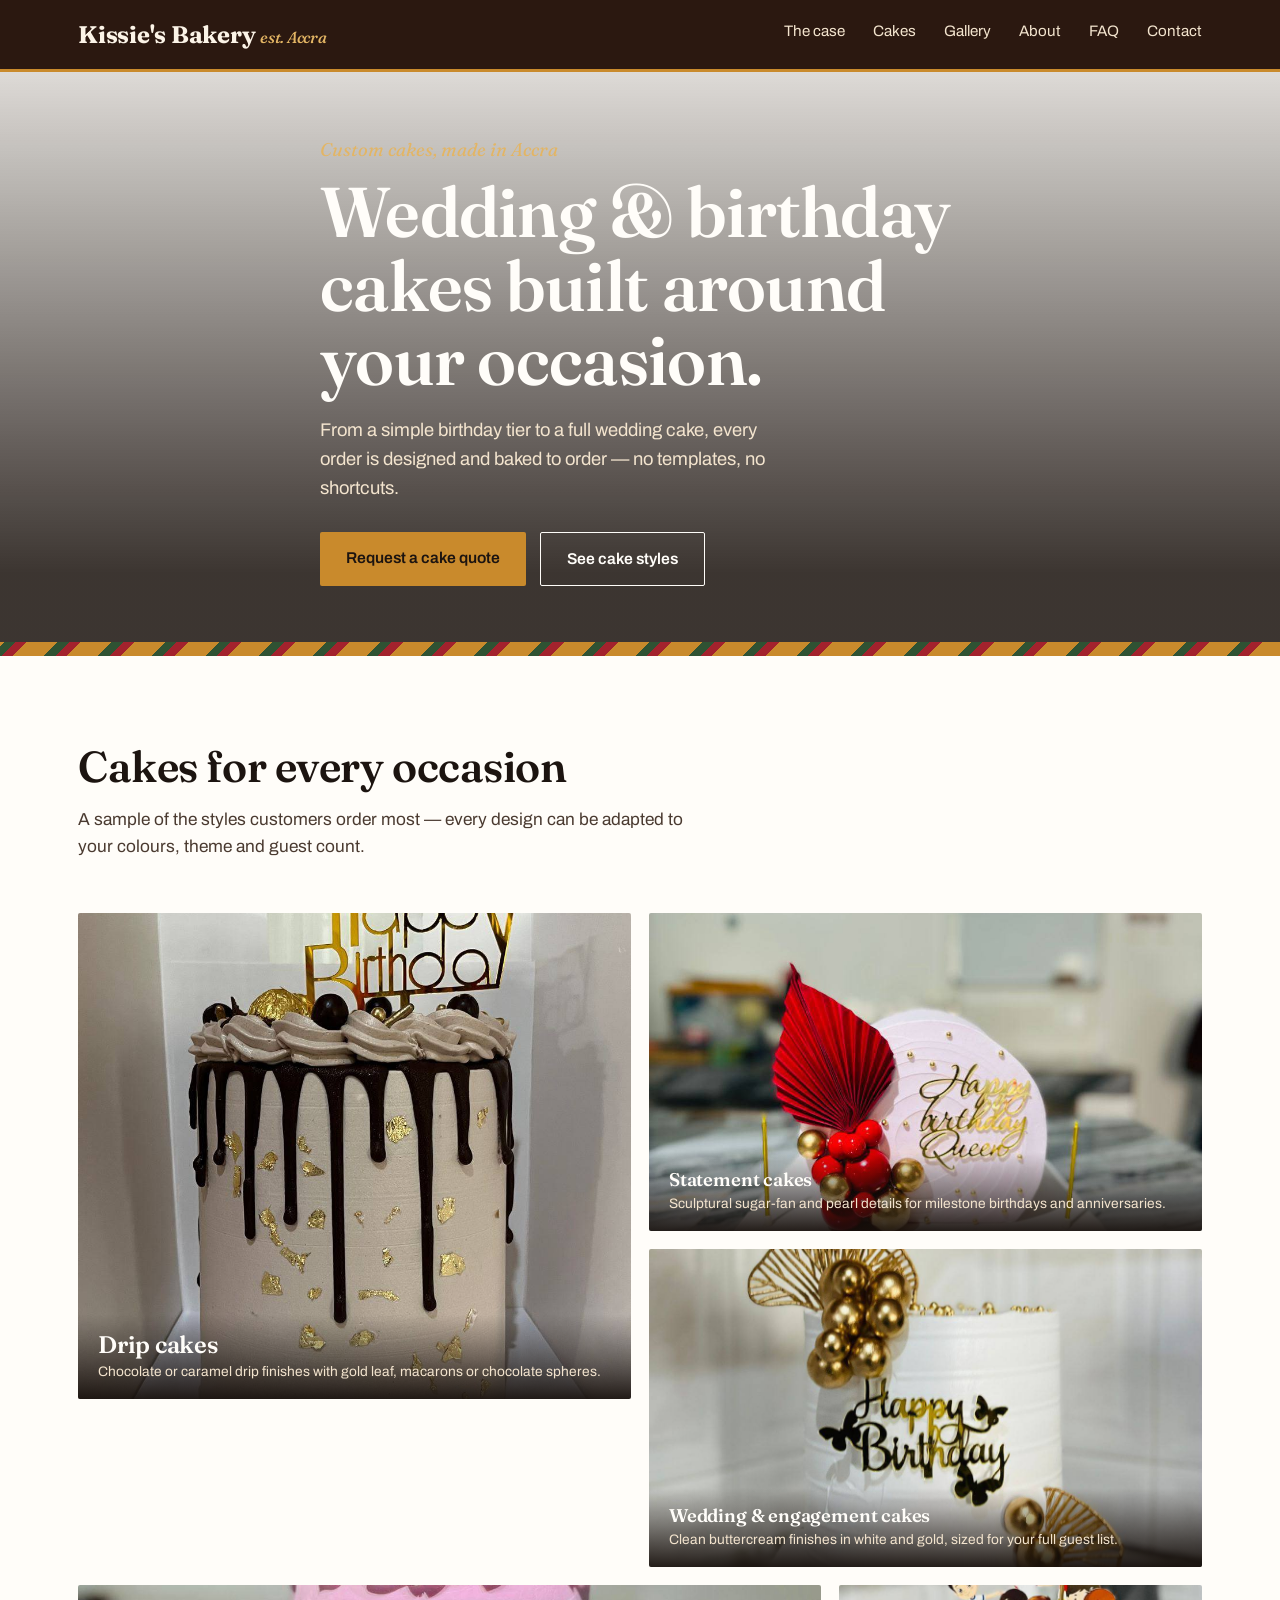
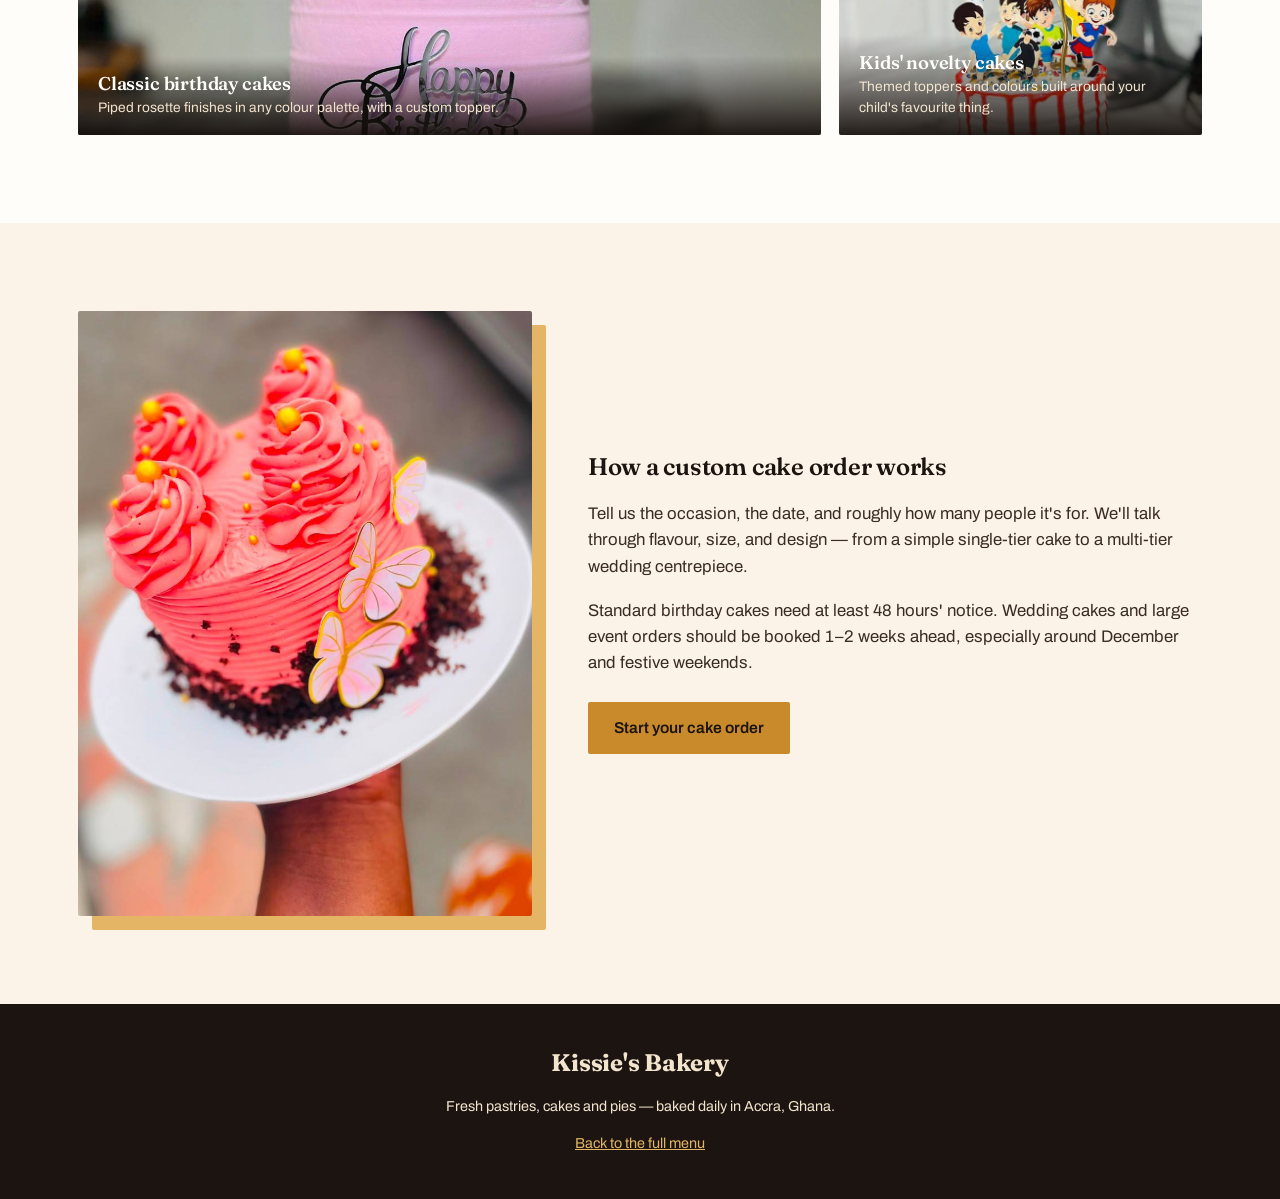
<file: cakes.html>
<!DOCTYPE html>
<html lang="en">
<head>
<meta charset="UTF-8">
<meta name="viewport" content="width=device-width, initial-scale=1.0">
<title>Wedding & Birthday Cakes in Accra | Kissie's Bakery</title>
<meta name="description" content="Custom wedding cakes, birthday cakes, and celebration cakes in Accra, Ghana. Drip cakes, rosette cakes, kids' novelty cakes and more — order online from Kissie's Bakery.">
<meta name="keywords" content="wedding cakes Accra, birthday cakes Accra, custom cakes Ghana, celebration cakes Accra, drip cake Ghana, kids birthday cake Accra">
<meta name="robots" content="index, follow">
<link rel="canonical" href="https://kissiesbakery.vercel.app/cakes.html">

<meta property="og:type" content="website">
<meta property="og:site_name" content="Kissie's Bakery">
<meta property="og:title" content="Wedding & Birthday Cakes in Accra | Kissie's Bakery">
<meta property="og:description" content="Custom wedding cakes, birthday cakes, and celebration cakes in Accra, Ghana — order online from Kissie's Bakery.">
<meta property="og:url" content="https://kissiesbakery.vercel.app/cakes.html">
<meta property="og:image" content="https://kissiesbakery.vercel.app/images/gallery-gold-leaf-drip-cake.jpg">
<meta property="og:locale" content="en_GH">

<meta name="twitter:card" content="summary_large_image">
<meta name="twitter:title" content="Wedding & Birthday Cakes in Accra | Kissie's Bakery">
<meta name="twitter:description" content="Custom wedding cakes, birthday cakes, and celebration cakes in Accra, Ghana.">
<meta name="twitter:image" content="https://kissiesbakery.vercel.app/images/gallery-gold-leaf-drip-cake.jpg">

<link rel="preconnect" href="https://fonts.googleapis.com">
<link rel="preconnect" href="https://fonts.gstatic.com" crossorigin>
<link href="https://fonts.googleapis.com/css2?family=Fraunces:ital,opsz,wght@0,9..144,400;0,9..144,500;0,9..144,600;0,9..144,700;1,9..144,500&family=Archivo:wght@400;500;600;700&display=swap" rel="stylesheet">
<link rel="stylesheet" href="style.css">

<script type="application/ld+json">
{
  "@context": "https://schema.org",
  "@type": "BreadcrumbList",
  "itemListElement": [
    { "@type": "ListItem", "position": 1, "name": "Kissie's Bakery", "item": "https://kissiesbakery.vercel.app/" },
    { "@type": "ListItem", "position": 2, "name": "Wedding & Birthday Cakes", "item": "https://kissiesbakery.vercel.app/cakes.html" }
  ]
}
</script>
</head>
<body>

<header>
  <div class="nav">
    <div class="wordmark"><a href="index.html" style="text-decoration:none; color:inherit;">Kissie's Bakery <span>est. Accra</span></a></div>
    <nav class="links">
      <a href="index.html#menu">The case</a>
      <a href="cakes.html">Cakes</a>
      <a href="index.html#gallery">Gallery</a>
      <a href="index.html#about">About</a>
      <a href="index.html#faq">FAQ</a>
      <a href="index.html#contact">Contact</a>
    </nav>
  </div>
</header>

<div class="hero" style="background-image:linear-gradient(180deg, rgba(28,20,16,0.15) 0%, rgba(28,20,16,0.86) 88%), url('https://commons.wikimedia.org/wiki/Special:FilePath/Strawberry_layer_cake.jpg'); min-height:480px;">
  <div class="wrap hero-inner">
    <div class="hero-eyebrow">Custom cakes, made in Accra</div>
    <h1>Wedding & birthday cakes built around your occasion.</h1>
    <p>From a simple birthday tier to a full wedding cake, every order is designed and baked to order — no templates, no shortcuts.</p>
    <div class="btn-row">
      <a href="index.html#contact" class="btn btn-primary">Request a cake quote</a>
      <a href="#cake-types" class="btn btn-outline">See cake styles</a>
    </div>
  </div>
</div>

<div class="ribbon"></div>

<section class="case" id="cake-types">
  <div class="wrap">
    <div class="section-head">
      <h2>Cakes for every occasion</h2>
      <p>A sample of the styles customers order most — every design can be adapted to your colours, theme and guest count.</p>
    </div>
    <div class="case-grid">
      <div class="case-item feature">
        <img src="images/gallery-gold-leaf-drip-cake.jpg" alt="Gold leaf chocolate drip birthday cake">
        <div class="tag">
          <h3>Drip cakes</h3>
          <p>Chocolate or caramel drip finishes with gold leaf, macarons or chocolate spheres.</p>
        </div>
      </div>
      <div class="case-item tall">
        <img src="images/gallery-red-gold-queen-cake.jpg" alt="Red and gold sculpted celebration cake">
        <div class="tag">
          <h3>Statement cakes</h3>
          <p>Sculptural sugar-fan and pearl details for milestone birthdays and anniversaries.</p>
        </div>
      </div>
      <div class="case-item wide">
        <img src="images/gallery-white-gold-cake.jpg" alt="White buttercream cake with gold sphere decorations">
        <div class="tag">
          <h3>Wedding & engagement cakes</h3>
          <p>Clean buttercream finishes in white and gold, sized for your full guest list.</p>
        </div>
      </div>
      <div class="case-item med">
        <img src="images/gallery-pink-birthday-cake.jpg" alt="Pink buttercream birthday cake with piped rosettes">
        <div class="tag">
          <h3>Classic birthday cakes</h3>
          <p>Piped rosette finishes in any colour palette, with a custom topper.</p>
        </div>
      </div>
      <div class="case-item small">
        <img src="images/gallery-football-boys-cake.jpg" alt="Football-themed birthday cake for a child">
        <div class="tag">
          <h3>Kids' novelty cakes</h3>
          <p>Themed toppers and colours built around your child's favourite thing.</p>
        </div>
      </div>
    </div>
  </div>
</section>

<section class="about">
  <div class="wrap about-grid">
    <img src="images/gallery-pink-rosette-mini-cake.jpg" alt="Mini pink rosette cake with butterfly toppers">
    <div class="about-text">
      <h2 style="margin-bottom:22px;">How a custom cake order works</h2>
      <p>Tell us the occasion, the date, and roughly how many people it's for. We'll talk through flavour, size, and design — from a simple single-tier cake to a multi-tier wedding centrepiece.</p>
      <p>Standard birthday cakes need at least 48 hours' notice. Wedding cakes and large event orders should be booked 1–2 weeks ahead, especially around December and festive weekends.</p>
      <p><a href="index.html#contact" class="btn btn-primary" style="margin-top:8px;">Start your cake order</a></p>
    </div>
  </div>
</section>

<footer>
  <div class="wrap">
    <div class="wordmark" style="color:var(--cream-2); justify-content:center;">Kissie's Bakery</div>
    <p>Fresh pastries, cakes and pies — baked daily in Accra, Ghana.</p>
    <p style="margin-top:8px;"><a href="index.html" style="color:var(--gold-light);">Back to the full menu</a></p>
  </div>
</footer>

</body>
</html>
</file>
<file: style.css>
/* ==========================================================================
   Kissie's Bakery — Stylesheet
   Sections: Tokens, Base, Header/Nav, Hero, Sections (generic), About,
             Case/Menu, Gallery/Carousel, Order steps, Contact, Footer,
             Responsive
   ========================================================================== */

/* ---------- Design tokens ---------- */
:root{
  --cocoa:#2B1810;
  --cocoa-ink:#1C1410;
  --gold:#C98A2C;
  --gold-light:#E3B564;
  --kente-red:#A3222D;
  --kente-green:#2F5233;
  --cream:#FBF3E7;
  --cream-2:#F3E4CE;
  --paper:#FFFDF9;
  --max:1180px;
}

/* ---------- Base / reset ---------- */
*{box-sizing:border-box;}
html{scroll-behavior:smooth;}
body{
  margin:0;
  font-family:'Archivo', sans-serif;
  color:var(--cocoa-ink);
  background:var(--paper);
  line-height:1.55;
}
h1,h2,h3,.display{
  font-family:'Fraunces', serif;
  font-weight:600;
  line-height:1.05;
  letter-spacing:-0.01em;
  margin:0;
}
a{color:inherit;}
img{max-width:100%;display:block;}
.wrap{max-width:var(--max);margin:0 auto;padding:0 28px;}

/* Ribbon divider — striped like a pastry-box ribbon */
.ribbon{
  height:14px;
  background:repeating-linear-gradient(
    -45deg,
    var(--gold) 0px, var(--gold) 22px,
    var(--kente-red) 22px, var(--kente-red) 30px,
    var(--kente-green) 30px, var(--kente-green) 38px
  );
}

/* ---------- Header / Nav ---------- */
header{
  position:sticky; top:0; z-index:50;
  background:var(--cocoa);
  border-bottom:3px solid var(--gold);
}
.nav{
  display:flex; align-items:center; justify-content:space-between;
  padding:16px 28px;
  max-width:var(--max); margin:0 auto;
}
.wordmark{
  color:var(--cream);
  font-family:'Fraunces', serif;
  font-weight:700;
  font-size:1.5rem;
  letter-spacing:-0.01em;
  display:flex; align-items:baseline; gap:8px;
}
.wordmark span{
  font-style:italic;
  font-weight:500;
  color:var(--gold-light);
  font-size:1rem;
}
nav.links{display:flex; gap:28px; font-size:0.95rem;}
nav.links a{
  color:var(--cream-2); text-decoration:none;
  padding-bottom:3px; border-bottom:2px solid transparent;
  transition:border-color .2s ease, color .2s ease;
}
nav.links a:hover{border-color:var(--gold); color:var(--paper);}
.nav-toggle{display:none;}

/* ---------- Hero ---------- */
.hero{
  position:relative;
  min-height:640px;
  display:flex; align-items:flex-end;
  background:linear-gradient(180deg, rgba(28,20,16,0.15) 0%, rgba(28,20,16,0.86) 88%),
    url('https://commons.wikimedia.org/wiki/Special:FilePath/Freshly_baked_croissants.jpg') center/cover no-repeat;
}
.hero-inner{
  padding:64px 0 56px;
  max-width:640px;
}
.hero-eyebrow{
  color:var(--gold-light);
  font-family:'Fraunces', serif;
  font-style:italic;
  font-size:1.15rem;
  margin-bottom:10px;
}
.hero h1{
  color:var(--paper);
  font-size:clamp(2.6rem, 6vw, 4.4rem);
  margin-bottom:20px;
}
.hero p{
  color:var(--cream-2);
  font-size:1.15rem;
  max-width:480px;
  margin-bottom:30px;
}
.btn-row{display:flex; flex-wrap:wrap; gap:14px;}
.btn{
  display:inline-block;
  padding:14px 26px;
  border-radius:2px;
  font-weight:600;
  font-size:0.98rem;
  text-decoration:none;
  transition:transform .15s ease, background .2s ease;
}
.btn:hover{transform:translateY(-2px);}
.btn-primary{background:var(--gold); color:var(--cocoa-ink); border:none; cursor:pointer;}
.btn-primary:hover{background:var(--gold-light);}
.btn-outline{background:transparent; color:var(--paper); border:1.5px solid var(--paper);}
.btn-outline:hover{background:rgba(255,255,255,0.1);}

/* ---------- Generic section shell ---------- */
section{padding:88px 0;}
.section-head{max-width:620px; margin-bottom:52px;}
.section-head h2{font-size:clamp(2rem, 4vw, 2.7rem); margin-bottom:16px;}
.section-head p{color:#4a3a30; font-size:1.08rem;}

/* ---------- About ---------- */
.about{background:var(--cream);}
.about-grid{
  display:grid;
  grid-template-columns:0.85fr 1.15fr;
  gap:56px;
  align-items:center;
}
.about-grid img{
  border-radius:2px;
  box-shadow:14px 14px 0 var(--gold-light);
}
.about-text p{margin:0 0 18px; font-size:1.05rem; color:#3a2c22;}
.signature{
  font-family:'Fraunces', serif;
  font-style:italic;
  font-size:1.3rem;
  color:var(--kente-red);
  margin-top:8px;
}

/* ---------- Case / menu ---------- */
.case{background:var(--paper);}
.case-grid{
  display:grid;
  grid-template-columns:repeat(6, 1fr);
  grid-auto-rows:150px;
  gap:18px;
}
.case-item{
  display:block;
  color:inherit;
  position:relative;
  overflow:hidden;
  border-radius:2px;
  background:var(--cocoa);
}
.case-item img{
  width:100%; height:100%; object-fit:cover;
  transition:transform .5s ease;
}
.case-item:hover img{transform:scale(1.06);}
.case-item .tag{
  position:absolute; left:0; right:0; bottom:0;
  padding:18px 20px 16px;
  background:linear-gradient(0deg, rgba(20,13,9,0.92) 0%, rgba(20,13,9,0) 100%);
  color:var(--paper);
}
.case-item .tag h3{font-size:1.15rem; margin-bottom:4px; color:var(--paper);}
.case-item .tag p{font-size:0.86rem; color:var(--cream-2); margin:0;}
.case-item.feature{grid-column:span 3; grid-row:span 3;}
.case-item.feature .tag h3{font-size:1.5rem;}
.case-item.tall{grid-column:span 3; grid-row:span 2;}
.case-item.wide{grid-column:span 3; grid-row:span 2;}
.case-item.small{grid-column:span 2; grid-row:span 1;}
.case-item.med{grid-column:span 4; grid-row:span 1;}

/* ==========================================================================
   Gallery / "Sweet Moments" auto-scrolling carousel
   ========================================================================== */
.gallery{
  background:var(--cocoa-ink);
  overflow:hidden;
}
.gallery .section-head h2{color:var(--paper);}
.gallery .section-head p{color:var(--cream-2);}
.gallery .section-head{margin-left:28px;}

.carousel{
  position:relative;
  width:100%;
  overflow:hidden;
  -webkit-mask-image:linear-gradient(90deg, transparent 0, #000 6%, #000 94%, transparent 100%);
          mask-image:linear-gradient(90deg, transparent 0, #000 6%, #000 94%, transparent 100%);
}
.carousel-track{
  display:flex;
  width:max-content;
  gap:22px;
  padding:4px 0;
  animation:carousel-scroll 42s linear infinite;
}
/* Pause on hover or when the user has requested it via the pause button */
.carousel:hover .carousel-track,
.carousel.is-paused .carousel-track{
  animation-play-state:paused;
}
@keyframes carousel-scroll{
  from{ transform:translateX(0); }
  to{ transform:translateX(-50%); } /* track content is duplicated x2, so -50% = one full loop */
}

.carousel-card{
  position:relative;
  flex:none;
  width:260px;
  height:340px;
  border-radius:6px;
  overflow:hidden;
  background:var(--cocoa);
  box-shadow:0 14px 30px rgba(0,0,0,0.35);
  cursor:pointer;
}
.carousel-card img{
  width:100%; height:100%; object-fit:cover;
  transition:transform .5s ease;
}
.carousel-card:hover img{transform:scale(1.08);}
.carousel-card .cap{
  position:absolute; left:0; right:0; bottom:0;
  padding:14px 16px 12px;
  background:linear-gradient(0deg, rgba(15,10,7,0.92) 0%, rgba(15,10,7,0) 100%);
  color:var(--paper);
  font-size:0.92rem;
  font-weight:600;
}

.carousel-controls{
  display:flex; align-items:center; gap:14px;
  margin-top:26px;
}
.carousel-btn{
  width:42px; height:42px;
  border-radius:50%;
  border:1.5px solid var(--gold);
  background:transparent;
  color:var(--gold-light);
  font-size:1.1rem;
  cursor:pointer;
  display:flex; align-items:center; justify-content:center;
  transition:background .2s ease, color .2s ease;
}
.carousel-btn:hover{background:var(--gold); color:var(--cocoa-ink);}
.carousel-hint{
  font-size:0.86rem;
  color:var(--cream-2);
  opacity:0.75;
}

/* Lightbox for tapping/clicking a gallery photo */
.lightbox{
  position:fixed; inset:0; z-index:200;
  background:rgba(10,7,5,0.92);
  display:flex; align-items:center; justify-content:center;
  padding:32px;
  opacity:0; pointer-events:none;
  transition:opacity .25s ease;
}
.lightbox.is-open{opacity:1; pointer-events:auto;}
.lightbox img{
  max-width:min(700px, 90vw);
  max-height:82vh;
  border-radius:4px;
  box-shadow:0 20px 60px rgba(0,0,0,0.6);
}
.lightbox-close{
  position:absolute; top:24px; right:28px;
  width:44px; height:44px;
  border-radius:50%;
  border:1.5px solid var(--gold-light);
  background:rgba(255,255,255,0.05);
  color:var(--paper);
  font-size:1.3rem;
  cursor:pointer;
}
.lightbox-cap{
  position:absolute; bottom:36px; left:0; right:0;
  text-align:center;
  color:var(--cream-2);
  font-size:0.95rem;
}

/* ---------- How to order ---------- */
.order{background:var(--cocoa); color:var(--cream-2);}
.order .section-head h2{color:var(--paper);}
.order .section-head p{color:var(--cream-2);}

/* FAQ accordion */
.faq{background:var(--paper);}
.faq-list{
  display:flex; flex-direction:column;
  max-width:760px;
}
.faq-item{
  border-bottom:1px solid #e3d2b8;
  padding:20px 0;
}
.faq-item summary{
  cursor:pointer;
  list-style:none;
  font-family:'Fraunces', serif;
  font-weight:600;
  font-size:1.1rem;
  color:var(--cocoa-ink);
  display:flex;
  align-items:center;
  justify-content:space-between;
  gap:16px;
}
.faq-item summary::-webkit-details-marker{display:none;}
.faq-item summary::after{
  content:"+";
  font-family:'Archivo', sans-serif;
  font-size:1.4rem;
  color:var(--gold);
  flex:none;
  transition:transform .2s ease;
}
.faq-item[open] summary::after{transform:rotate(45deg);}
.faq-item p{
  margin:14px 0 0;
  color:#4a3a30;
  font-size:0.98rem;
  max-width:640px;
}
.steps{
  display:grid;
  grid-template-columns:repeat(3, 1fr);
  gap:32px;
}
.step{
  border-top:3px solid var(--gold);
  padding-top:20px;
}
.step .num{
  font-family:'Fraunces', serif;
  font-style:italic;
  color:var(--gold-light);
  font-size:1.6rem;
  display:block;
  margin-bottom:10px;
}
.step h3{color:var(--paper); font-size:1.2rem; margin-bottom:10px;}
.step p{color:var(--cream-2); font-size:0.98rem; margin:0;}

/* ---------- Contact ---------- */
.contact{background:var(--cream);}
.contact-grid{
  display:grid;
  grid-template-columns:1.1fr 0.9fr;
  gap:60px;
}
form{display:flex; flex-direction:column; gap:16px;}
form > div{display:flex; flex-direction:column; gap:6px;}
label{font-size:0.85rem; font-weight:600; color:#5a4636; display:block;}
input, textarea{
  width:100%;
  padding:13px 14px;
  border:1.5px solid #d8c4a3;
  border-radius:2px;
  font-family:inherit;
  font-size:0.98rem;
  background:var(--paper);
  color:var(--cocoa-ink);
}
input:focus, textarea:focus{outline:2px solid var(--gold); border-color:var(--gold);}
textarea{resize:vertical; min-height:120px;}
.field-note{font-size:0.82rem; color:#7a6957; margin:0;}
.form-status{font-size:0.9rem; margin:0; display:none;}
.form-status.show{display:block;}
.form-status.ok{color:var(--kente-green);}
.form-status.err{color:var(--kente-red);}

.find-us h3{font-size:1.3rem; margin-bottom:18px;}
.contact-line{
  display:flex; align-items:center; gap:12px;
  padding:12px 0;
  border-bottom:1px solid #e3d2b8;
  font-size:1rem;
}
.contact-line .ico{
  width:34px; height:34px; flex:none;
  border-radius:50%;
  background:var(--cocoa);
  color:var(--gold-light);
  display:flex; align-items:center; justify-content:center;
  font-size:1rem;
}
.social-list{list-style:none; margin:0; padding:0;}
.social-list a{text-decoration:none; color:var(--cocoa-ink); font-weight:600;}
.social-list a:hover{color:var(--kente-red);}
.placeholder-note{
  margin-top:22px;
  font-size:0.86rem;
  color:#7a6957;
  background:var(--cream-2);
  padding:14px 16px;
  border-left:3px solid var(--gold);
}

/* ---------- Footer ---------- */
footer{
  background:var(--cocoa-ink);
  color:var(--cream-2);
  padding:40px 0 30px;
  text-align:center;
  font-size:0.9rem;
}
footer .wordmark{justify-content:center; margin-bottom:10px;}

/* ---------- Responsive ---------- */
@media (max-width: 860px){
  nav.links{display:none;}
  .about-grid{grid-template-columns:1fr;}
  .about-grid img{order:-1;}
  .case-grid{grid-template-columns:repeat(2, 1fr); grid-auto-rows:180px;}
  .case-item.feature{grid-column:span 2; grid-row:span 2;}
  .case-item.tall,.case-item.wide,.case-item.med{grid-column:span 2; grid-row:span 1;}
  .case-item.small{grid-column:span 1;}
  .gallery .section-head{margin-left:0;}
  .carousel-card{width:200px; height:270px;}
  .steps{grid-template-columns:1fr;}
  .contact-grid{grid-template-columns:1fr;}
}

@media (prefers-reduced-motion: reduce){
  .carousel-track{animation:none;}
}
</file>
